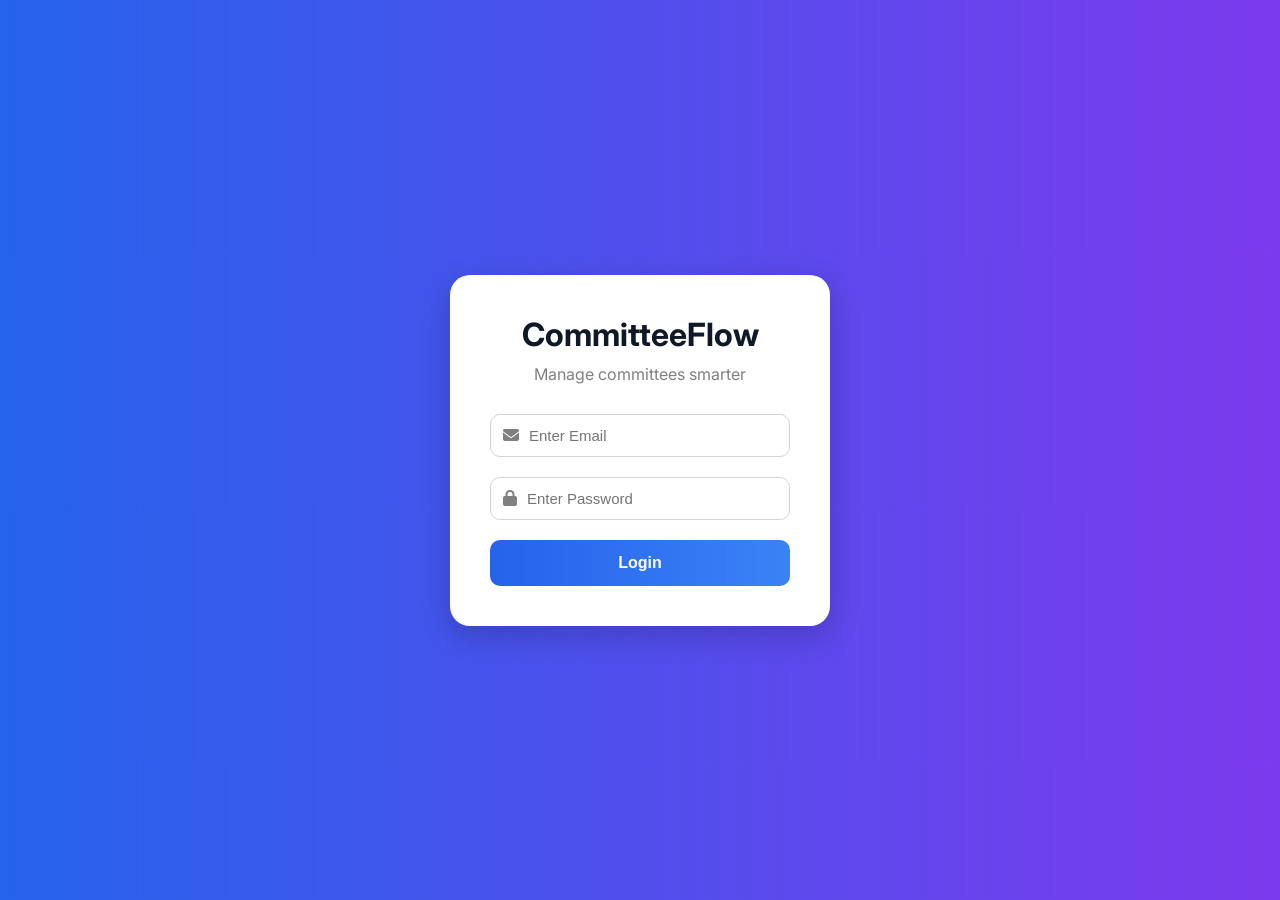
<file: index.html>
<!DOCTYPE html>
<html lang="en">

<head>

    <meta charset="UTF-8">

    <meta name="viewport" content="width=device-width, initial-scale=1.0">

    <title>CommitteeFlow Login</title>

    <!-- GOOGLE FONT -->

    <link rel="preconnect" href="https://fonts.googleapis.com">

    <link rel="preconnect" href="https://fonts.gstatic.com" crossorigin>

    <link href="https://fonts.googleapis.com/css2?family=Inter:wght@400;500;600;700&display=swap" rel="stylesheet">

    <!-- FONT AWESOME -->

    <link
    rel="stylesheet"
    href="https://cdnjs.cloudflare.com/ajax/libs/font-awesome/6.5.1/css/all.min.css"/>

    <!-- CSS -->

    <link rel="stylesheet" href="style.css">

</head>

<body class="login-body">

    <div class="login-container">

        <div class="login-box">

            <h1>CommitteeFlow</h1>

            <p class="login-subtitle">
                Manage committees smarter
            </p>

            <form id="loginForm">

                <div class="input-group">

                    <i class="fa-solid fa-envelope"></i>

                    <input 
                    type="email" 
                    id="email"
                    placeholder="Enter Email"
                    required>

                </div>

                <div class="input-group">

                    <i class="fa-solid fa-lock"></i>

                    <input 
                    type="password"
                    id="password"
                    placeholder="Enter Password"
                    required>

                </div>

                <button type="submit" class="login-btn">

                    Login

                </button>

            </form>

        </div>

    </div>

    <script src="script.js"></script>

</body>

</html>
</file>
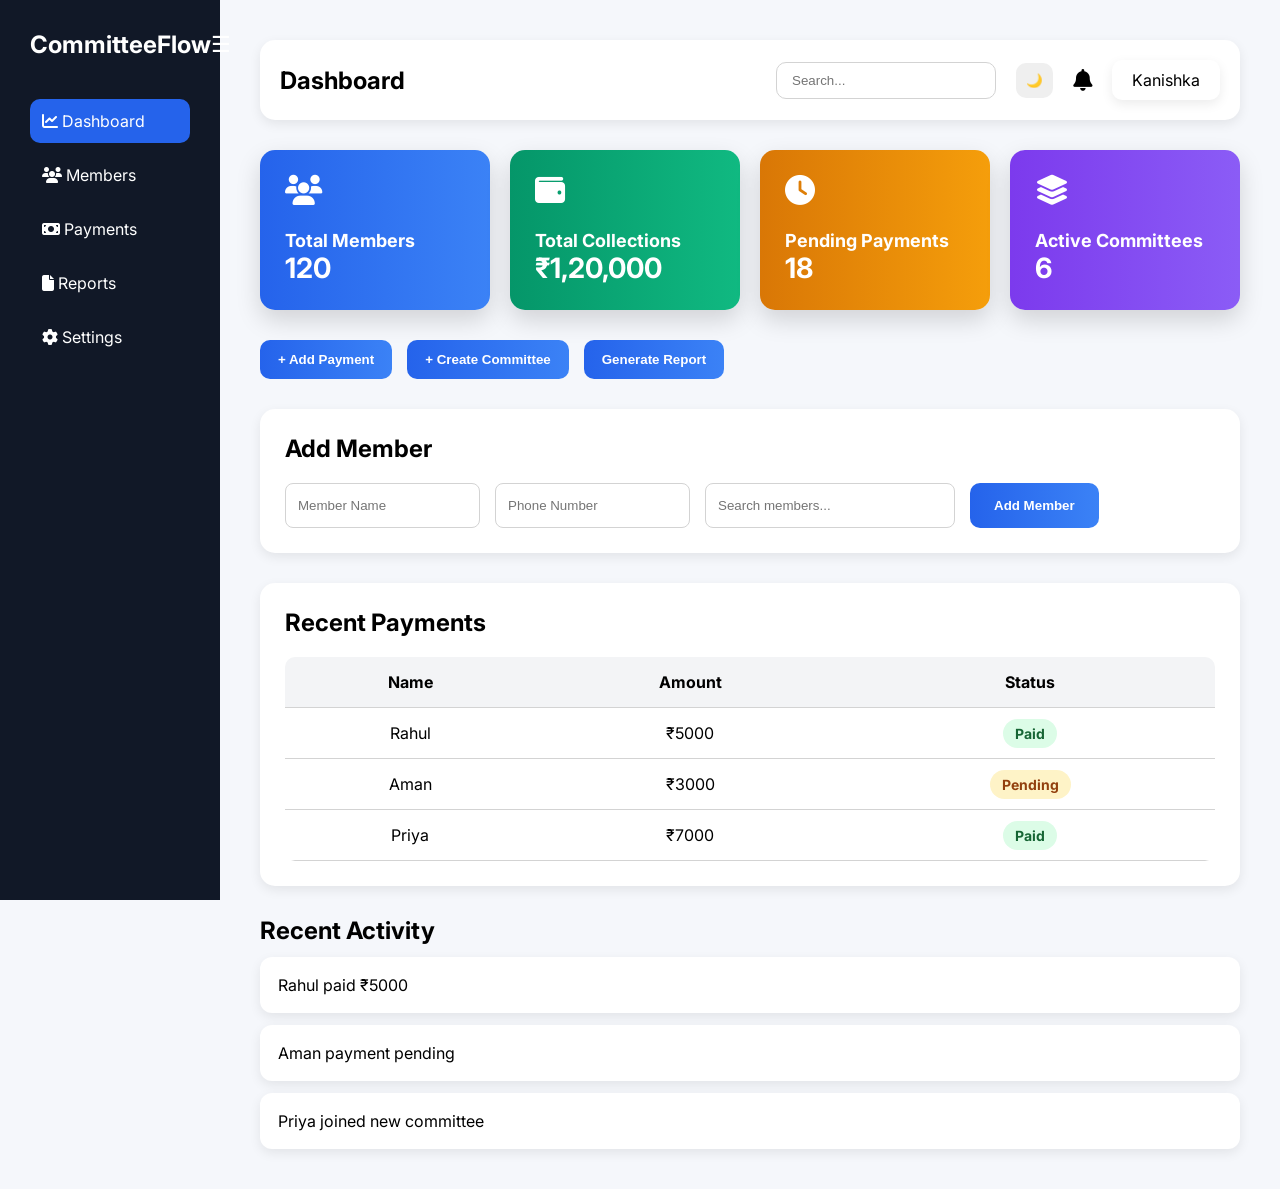
<file: dashboard.html>
<!DOCTYPE html>
<html lang="en">

<head>

    <meta charset="UTF-8">
    <meta name="viewport" content="width=device-width, initial-scale=1.0">

    <title>Committee Dashboard</title>

    <!-- GOOGLE FONT -->

    <link rel="preconnect" href="https://fonts.googleapis.com">

    <link rel="preconnect" href="https://fonts.gstatic.com" crossorigin>

    <link href="https://fonts.googleapis.com/css2?family=Inter:wght@400;500;600;700&display=swap" rel="stylesheet">

    <!-- FONT AWESOME -->

    <link
    rel="stylesheet"
    href="https://cdnjs.cloudflare.com/ajax/libs/font-awesome/6.5.1/css/all.min.css"/>

    <!-- CSS FILE -->

    <link rel="stylesheet" href="style.css">

</head>

<body>

    <div class="main-container">

        <!-- SIDEBAR -->

        <div class="sidebar" id="sidebar">

            <div class="sidebar-top">

                <h2>CommitteeFlow</h2>

                <button id="menuBtn">☰</button>

            </div>

            <ul>

                <li class="active">
                    <i class="fa-solid fa-chart-line"></i>
                    Dashboard
                </li>

                <li>
                    <i class="fa-solid fa-users"></i>
                    Members
                </li>

                <li>
                    <i class="fa-solid fa-money-bill"></i>
                    Payments
                </li>

                <li>
                    <i class="fa-solid fa-file"></i>
                    Reports
                </li>

                <li>
                    <i class="fa-solid fa-gear"></i>
                    Settings
                </li>

            </ul>

        </div>

        <!-- CONTENT -->

        <div class="content">

            <!-- TOPBAR -->

            <div class="topbar">

                <h2>Dashboard</h2>

                <div class="topbar-right">

                    <input 
                    type="text" 
                    placeholder="Search..." 
                    class="top-search">

                    <button id="themeToggle">🌙</button>

                    <i class="fa-solid fa-bell notification"></i>

                    <div class="profile">
                        <p>Kanishka</p>
                    </div>

                </div>

            </div>

            <!-- DASHBOARD CARDS -->

            <div class="dashboard-cards">

                <div class="card card1">

                    <i class="fa-solid fa-users"></i>

                    <h3>Total Members</h3>

                    <p>120</p>

                </div>

                <div class="card card2">

                    <i class="fa-solid fa-wallet"></i>

                    <h3>Total Collections</h3>

                    <p>₹1,20,000</p>

                </div>

                <div class="card card3">

                    <i class="fa-solid fa-clock"></i>

                    <h3>Pending Payments</h3>

                    <p>18</p>

                </div>

                <div class="card card4">

                    <i class="fa-solid fa-layer-group"></i>

                    <h3>Active Committees</h3>

                    <p>6</p>

                </div>

            </div>

            <!-- QUICK ACTIONS -->

            <div class="quick-actions">

                <button>+ Add Payment</button>

                <button>+ Create Committee</button>

                <button>Generate Report</button>

            </div>

            <!-- MEMBER FORM -->

            <div class="member-form">

                <h2>Add Member</h2>

                <form>

                    <input type="text" placeholder="Member Name">

                    <input type="number" placeholder="Phone Number">

                    <input
                    type="text"
                    placeholder="Search members..."
                    class="search-bar">

                    <button type="button">
                        Add Member
                    </button>

                </form>

            </div>

            <!-- PAYMENT TABLE -->

            <div class="payment-table">

                <h2>Recent Payments</h2>

                <table>

                    <tr>

                        <th>Name</th>
                        <th>Amount</th>
                        <th>Status</th>

                    </tr>

                    <tr>

                        <td>Rahul</td>
                        <td>₹5000</td>
                        <td><span class="paid">Paid</span></td>

                    </tr>

                    <tr>

                        <td>Aman</td>
                        <td>₹3000</td>
                        <td><span class="pending">Pending</span></td>

                    </tr>

                    <tr>

                        <td>Priya</td>
                        <td>₹7000</td>
                        <td><span class="paid">Paid</span></td>

                    </tr>

                </table>

            </div>

            <!-- RECENT ACTIVITY -->

            <div class="activity-section">

                <h2>Recent Activity</h2>

                <div class="activity-card">
                    Rahul paid ₹5000
                </div>

                <div class="activity-card">
                    Aman payment pending
                </div>

                <div class="activity-card">
                    Priya joined new committee
                </div>

            </div>

        </div>

    </div>

    <!-- JAVASCRIPT -->

    <script src="script.js"></script>

</body>

</html>
</file>
<file: style.css>
*{
    margin: 0;
    padding: 0;
    box-sizing: border-box;
    transition: 0.3s;
}

body{
    font-family: 'Inter', sans-serif;
    background-color: #f5f7fb;
}

/* MAIN LAYOUT */

.main-container{
    display: flex;
}

/* SIDEBAR */

.sidebar{
    width: 220px;
    height: 100vh;
    background-color: #111827;
    color: white;
    padding: 30px;
}

.sidebar.collapsed{
    width: 80px;
}

.sidebar-top{
    display: flex;
    justify-content: space-between;
    align-items: center;
    margin-bottom: 40px;
}

#menuBtn{
    background: none;
    border: none;
    color: white;
    font-size: 22px;
    cursor: pointer;
}

.sidebar ul{
    list-style: none;
}

.sidebar li{
    padding: 12px;
    border-radius: 10px;
    cursor: pointer;
    margin-bottom: 10px;
}

.sidebar li:hover{
    background: rgba(255,255,255,0.1);
    color: #60a5fa;
}

.active{
    background: #2563eb;
}

/* CONTENT */

.content{
    flex: 1;
    padding: 40px;
}

/* TOPBAR */

.topbar{
    display: flex;
    justify-content: space-between;
    align-items: center;
    margin-bottom: 30px;
    background: white;
    padding: 20px;
    border-radius: 15px;
    box-shadow: 0 4px 12px rgba(0,0,0,0.08);
}

.topbar-right{
    display: flex;
    align-items: center;
    gap: 20px;
}

.top-search{
    padding: 10px 15px;
    border: 1px solid lightgray;
    border-radius: 10px;
    outline: none;
    width: 220px;
}

#themeToggle{
    padding: 10px;
    border: none;
    border-radius: 10px;
    cursor: pointer;
}

.notification{
    font-size: 22px;
    cursor: pointer;
}

.profile{
    background-color: white;
    padding: 10px 20px;
    border-radius: 10px;
    cursor: pointer;
    box-shadow: 0 4px 12px rgba(0,0,0,0.08);
}

.profile:hover{
    background-color: #e5e7eb;
}

/* CARDS */

.dashboard-cards{
    display: grid;
    grid-template-columns: repeat(4,1fr);
    gap: 20px;
    margin-bottom: 30px;
}

.card{
    padding: 25px;
    border-radius: 15px;
    cursor: pointer;
    color: white;
    box-shadow: 0px 10px 25px rgba(0,0,0,0.15);
}

.card:hover{
    transform: translateY(-10px) scale(1.02);
}

.card h3{
    margin-top: 10px;
    font-size: 18px;
}

.card p{
    font-size: 28px;
    font-weight: bold;
}

.card i{
    font-size: 30px;
    margin-bottom: 15px;
}

.card1{
    background: linear-gradient(to right, #2563eb, #3b82f6);
}

.card2{
    background: linear-gradient(to right, #059669, #10b981);
}

.card3{
    background: linear-gradient(to right, #d97706, #f59e0b);
}

.card4{
    background: linear-gradient(to right, #7c3aed, #8b5cf6);
}

/* QUICK ACTIONS */

.quick-actions{
    display: flex;
    gap: 15px;
    margin-bottom: 30px;
    flex-wrap: wrap;
}

.quick-actions button{
    padding: 12px 18px;
    border: none;
    border-radius: 10px;
    background: linear-gradient(to right, #2563eb, #3b82f6);
    color: white;
    cursor: pointer;
    font-weight: bold;
}

.quick-actions button:hover{
    transform: translateY(-3px);
}

/* FORM */

.member-form{
    background-color: white;
    padding: 25px;
    border-radius: 15px;
    margin-bottom: 30px;
    box-shadow: 0 4px 12px rgba(0,0,0,0.08);
}

.member-form h2{
    margin-bottom: 20px;
}

.member-form form{
    display: flex;
    flex-wrap: wrap;
    gap: 15px;
}

.member-form input{
    padding: 12px;
    border: 1px solid lightgray;
    border-radius: 8px;
    height: 45px;
}

.search-bar{
    width: 250px;
}

.member-form button{
    padding: 12px 24px;
    background: linear-gradient(to right, #2563eb, #3b82f6);
    color: white;
    border: none;
    border-radius: 10px;
    cursor: pointer;
    font-weight: bold;
}

.member-form button:hover{
    transform: scale(1.05);
}

/* TABLE */

.payment-table{
    background-color: white;
    padding: 25px;
    border-radius: 15px;
    margin-bottom: 30px;
    box-shadow: 0 4px 12px rgba(0,0,0,0.08);
}

.payment-table h2{
    margin-bottom: 20px;
}

table{
    width: 100%;
    border-collapse: collapse;
    border-radius: 10px;
    overflow: hidden;
}

th, td{
    padding: 15px;
    text-align: center;
    border-bottom: 1px solid lightgray;
}

th{
    background-color: #f3f4f6;
}

tr:hover{
    background-color: #f9fafb;
}

/* STATUS */

.paid{
    background: #dcfce7;
    color: #166534;
    padding: 6px 12px;
    border-radius: 20px;
    font-size: 14px;
    font-weight: bold;
}

.pending{
    background: #fef3c7;
    color: #92400e;
    padding: 6px 12px;
    border-radius: 20px;
    font-size: 14px;
    font-weight: bold;
}

/* ACTIVITY */

.activity-section{
    margin-top: 30px;
}

.activity-card{
    background: white;
    padding: 18px;
    border-radius: 12px;
    margin-top: 12px;
    box-shadow: 0 4px 12px rgba(0,0,0,0.08);
}

/* DARK MODE */

body.dark{
    background: #111827;
    color: white;
}

body.dark .topbar,
body.dark .member-form,
body.dark .payment-table,
body.dark .profile,
body.dark .activity-card{
    background: #1f2937;
    color: white;
}

body.dark input{
    background: #374151;
    color: white;
    border: none;
}

body.dark th{
    background: #374151;
}

body.dark tr:hover{
    background: #2a3441;
}

/* RESPONSIVE */

@media(max-width: 900px){

    .dashboard-cards{
        grid-template-columns: 1fr 1fr;
    }

}

@media(max-width: 768px){

    .main-container{
        flex-direction: column;
    }

    .sidebar{
        width: 100%;
        height: auto;
    }

    .content{
        padding: 20px;
    }

    .dashboard-cards{
        grid-template-columns: 1fr;
    }

    .topbar{
        flex-direction: column;
        gap: 20px;
        align-items: flex-start;
    }

    .topbar-right{
        width: 100%;
        justify-content: space-between;
        flex-wrap: wrap;
    }

    .member-form form{
        flex-direction: column;
    }

    .member-form input,
    .search-bar{
        width: 100%;
    }

    .quick-actions{
        flex-direction: column;
    }

}
/* LOGIN PAGE */

.login-body{
    margin: 0;
    font-family: 'Inter', sans-serif;

    background: linear-gradient(to right, #2563eb, #7c3aed);

    display: flex;
    justify-content: center;
    align-items: center;

    height: 100vh;
}

.login-container{
    width: 100%;
    display: flex;
    justify-content: center;
    align-items: center;
}

.login-box{
    background: white;

    width: 380px;

    padding: 40px;

    border-radius: 20px;

    box-shadow: 0 10px 30px rgba(0,0,0,0.2);

    text-align: center;
}

.login-box h1{
    margin-bottom: 10px;
    color: #111827;
}

.login-subtitle{
    color: gray;
    margin-bottom: 30px;
}

.input-group{
    display: flex;
    align-items: center;

    border: 1px solid lightgray;

    border-radius: 10px;

    padding: 12px;

    margin-bottom: 20px;
}

.input-group i{
    color: gray;
    margin-right: 10px;
}

.input-group input{
    border: none;
    outline: none;

    width: 100%;

    font-size: 15px;
}

.login-btn{
    width: 100%;

    padding: 14px;

    border: none;

    border-radius: 10px;

    background: linear-gradient(to right, #2563eb, #3b82f6);

    color: white;

    font-size: 16px;

    font-weight: bold;

    cursor: pointer;
}

.login-btn:hover{
    transform: translateY(-3px);
}
</file>
